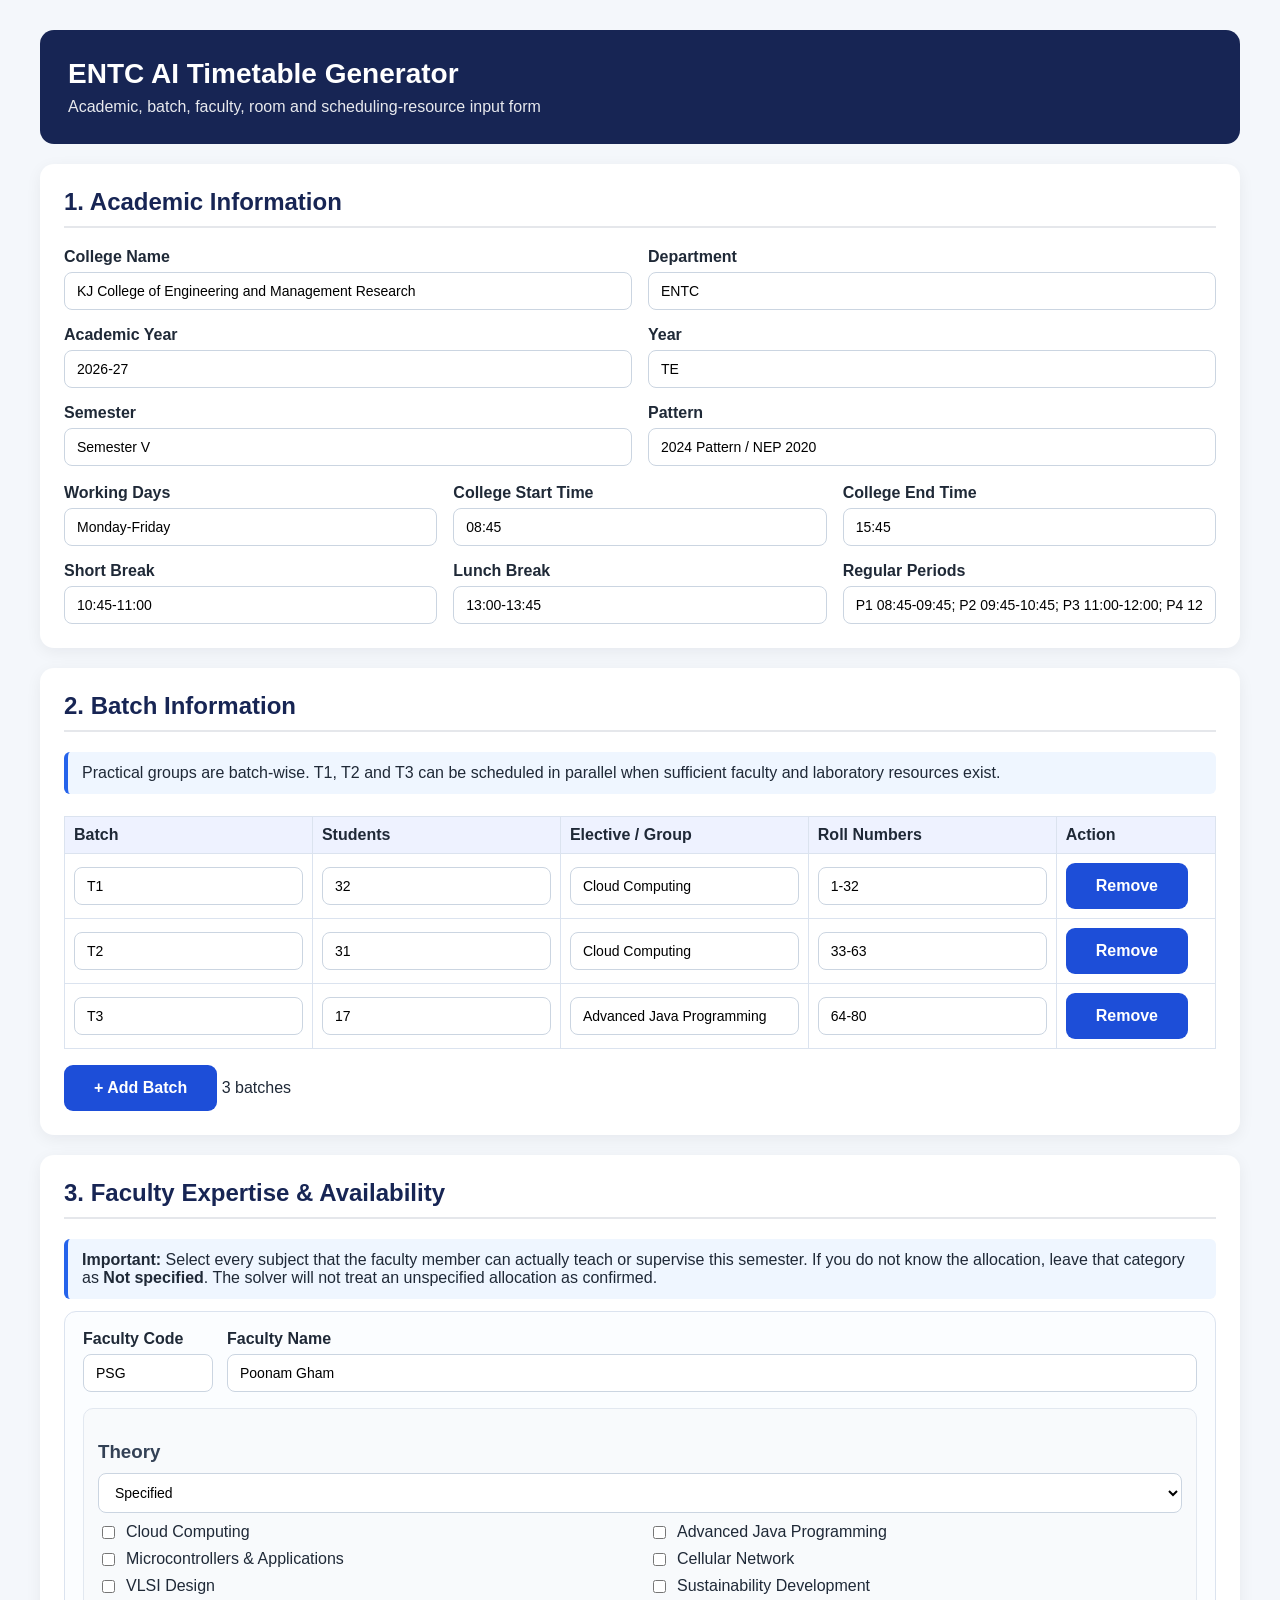
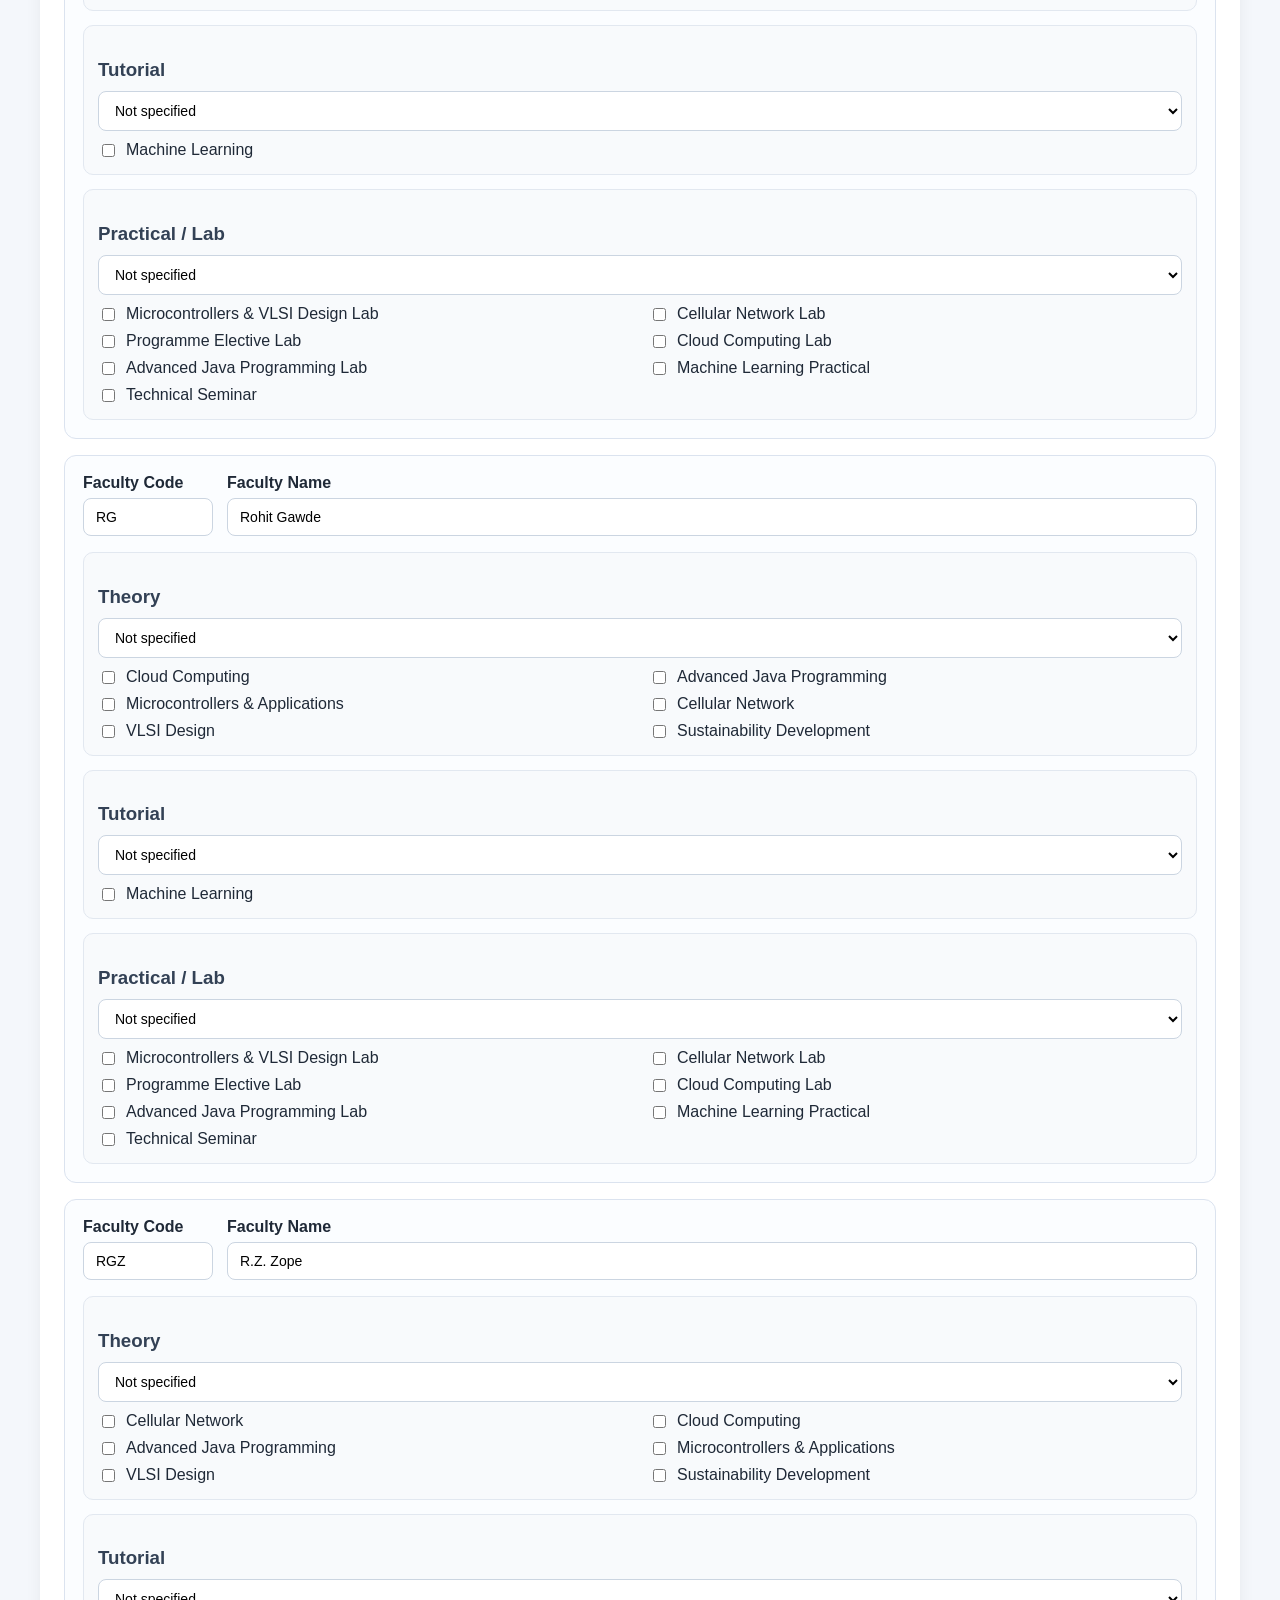
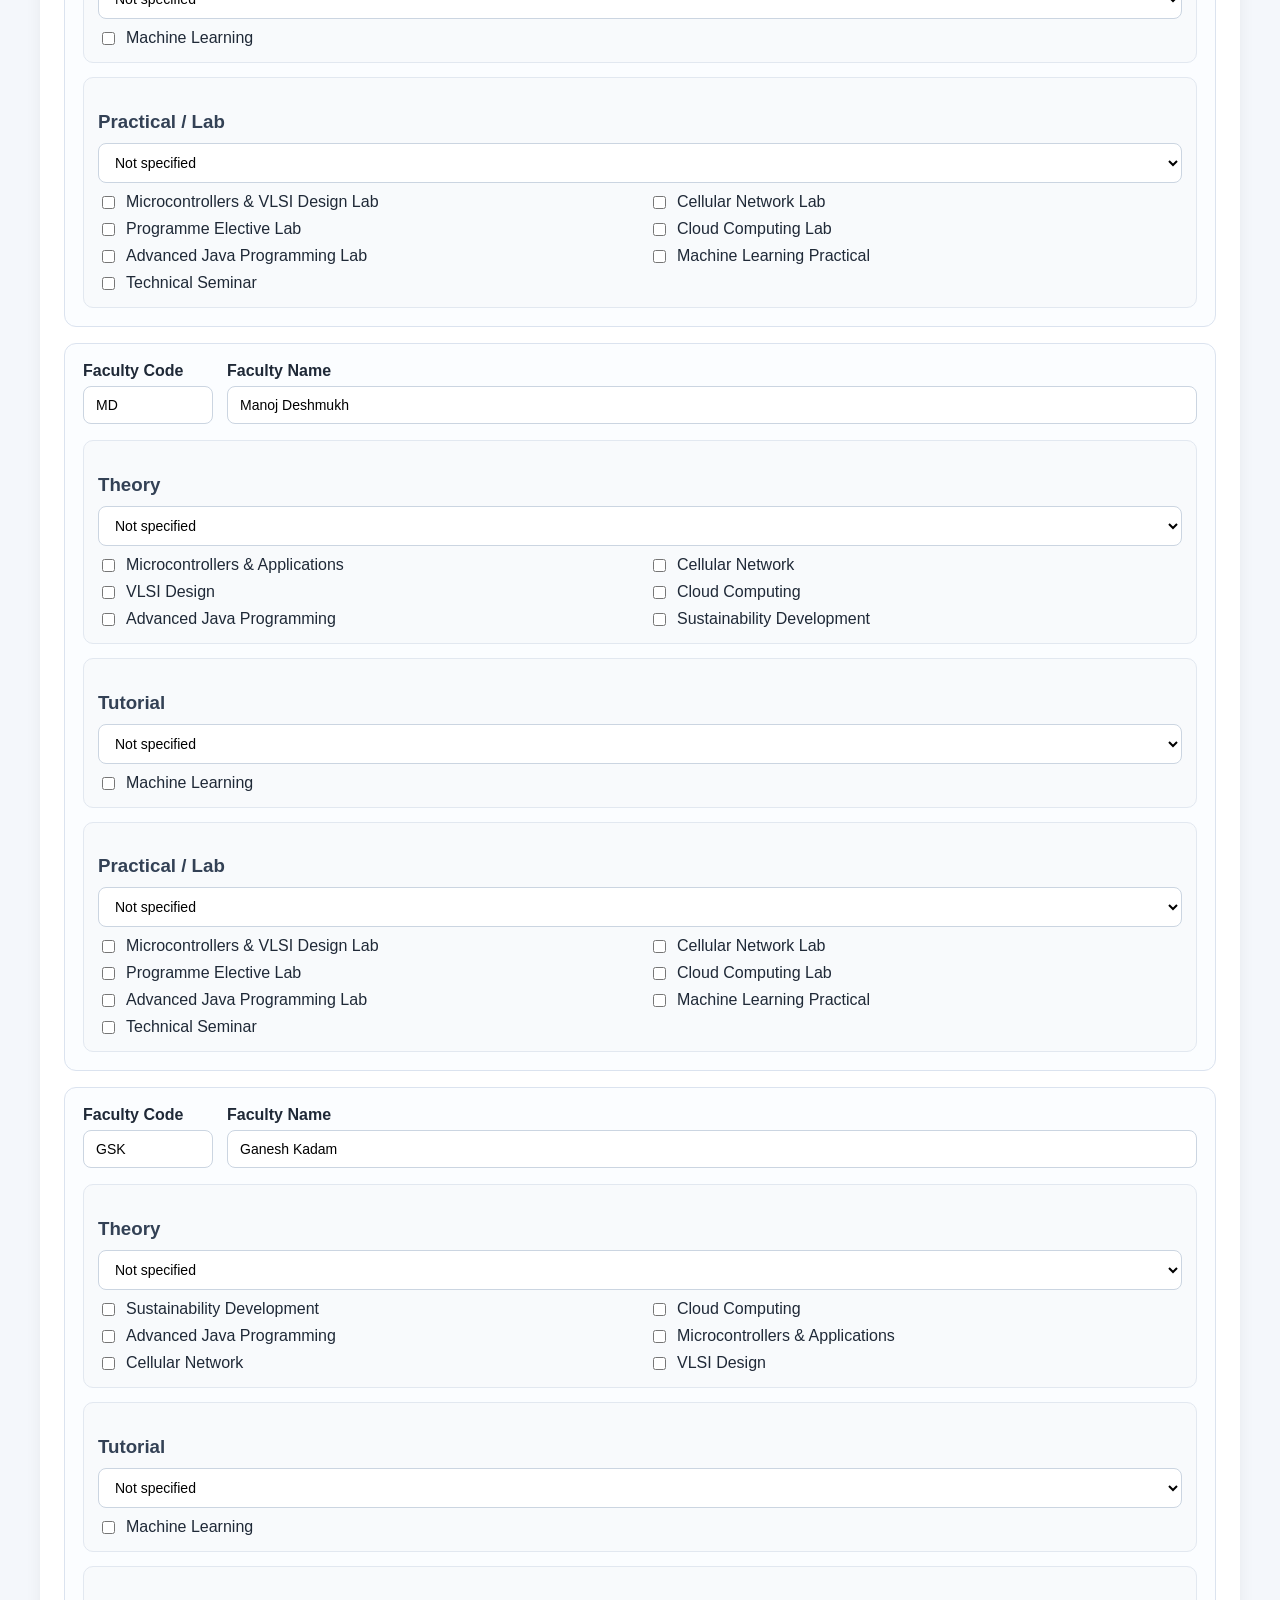
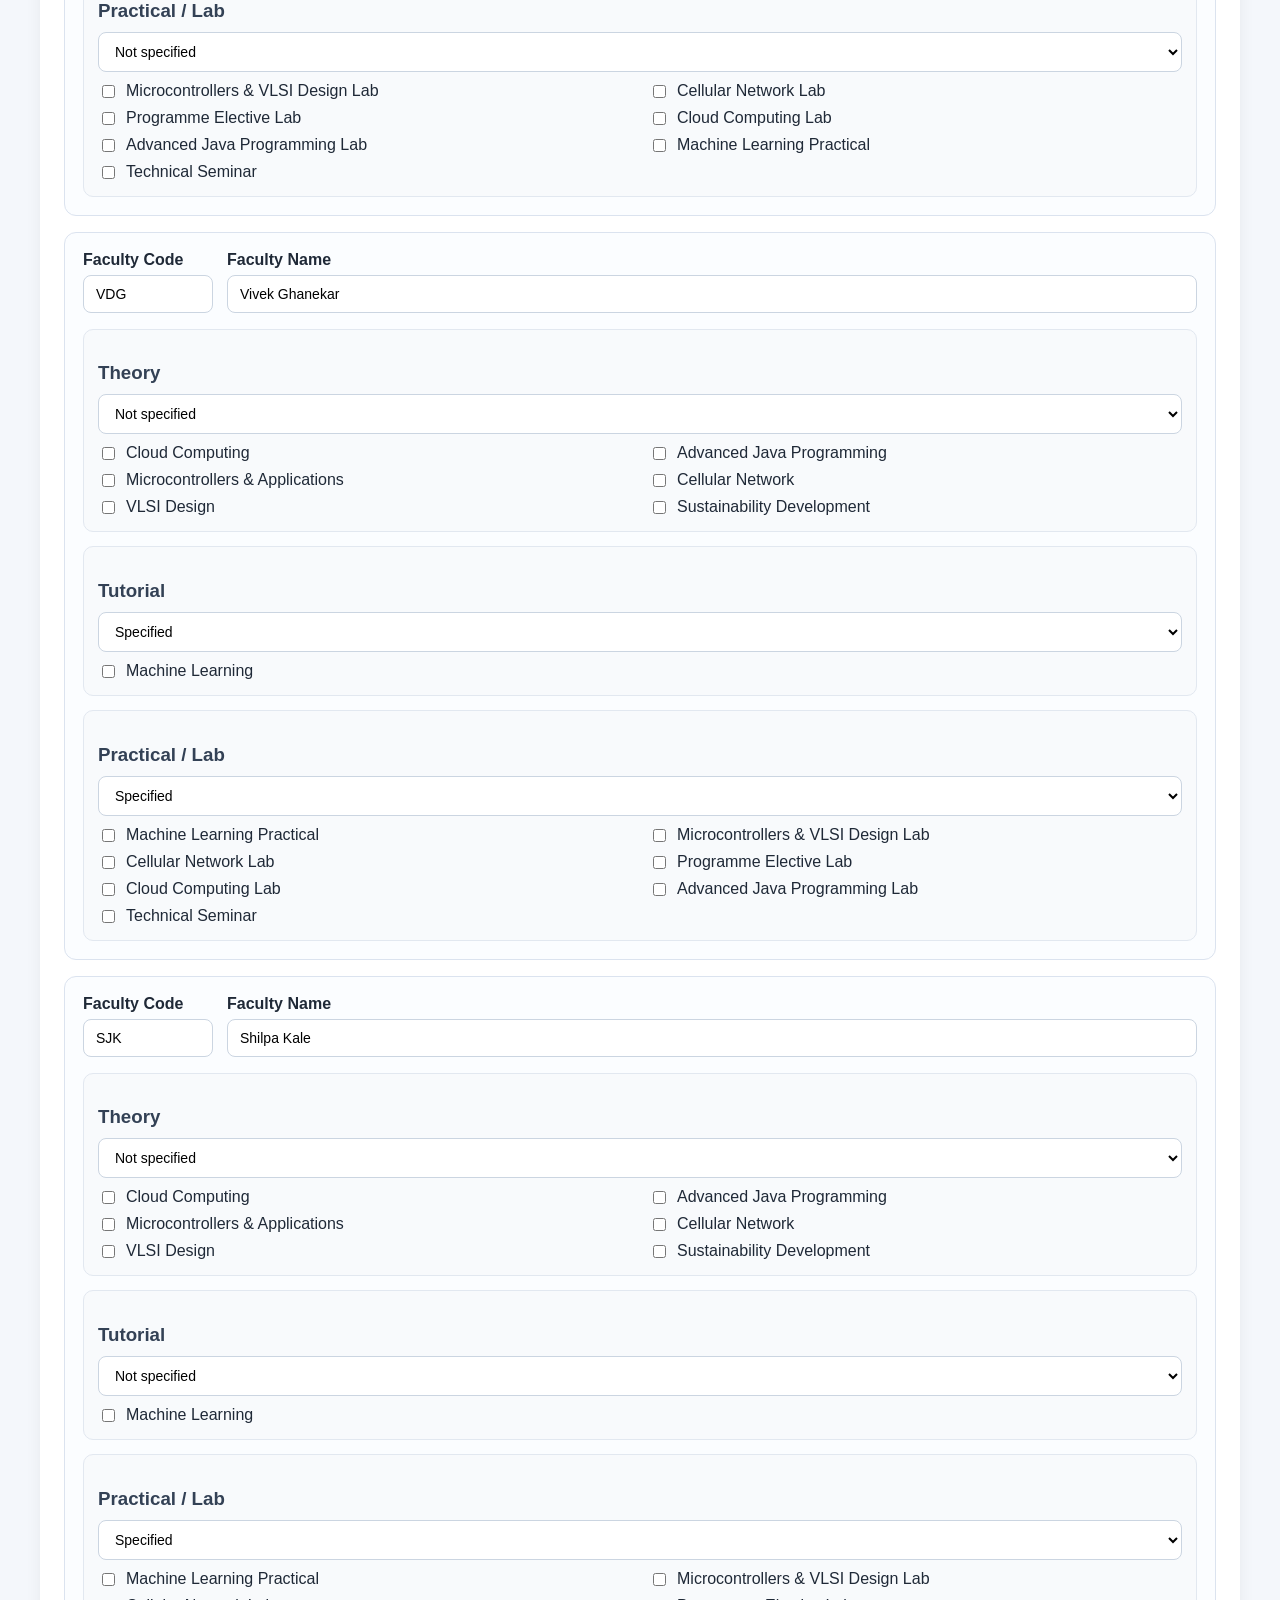
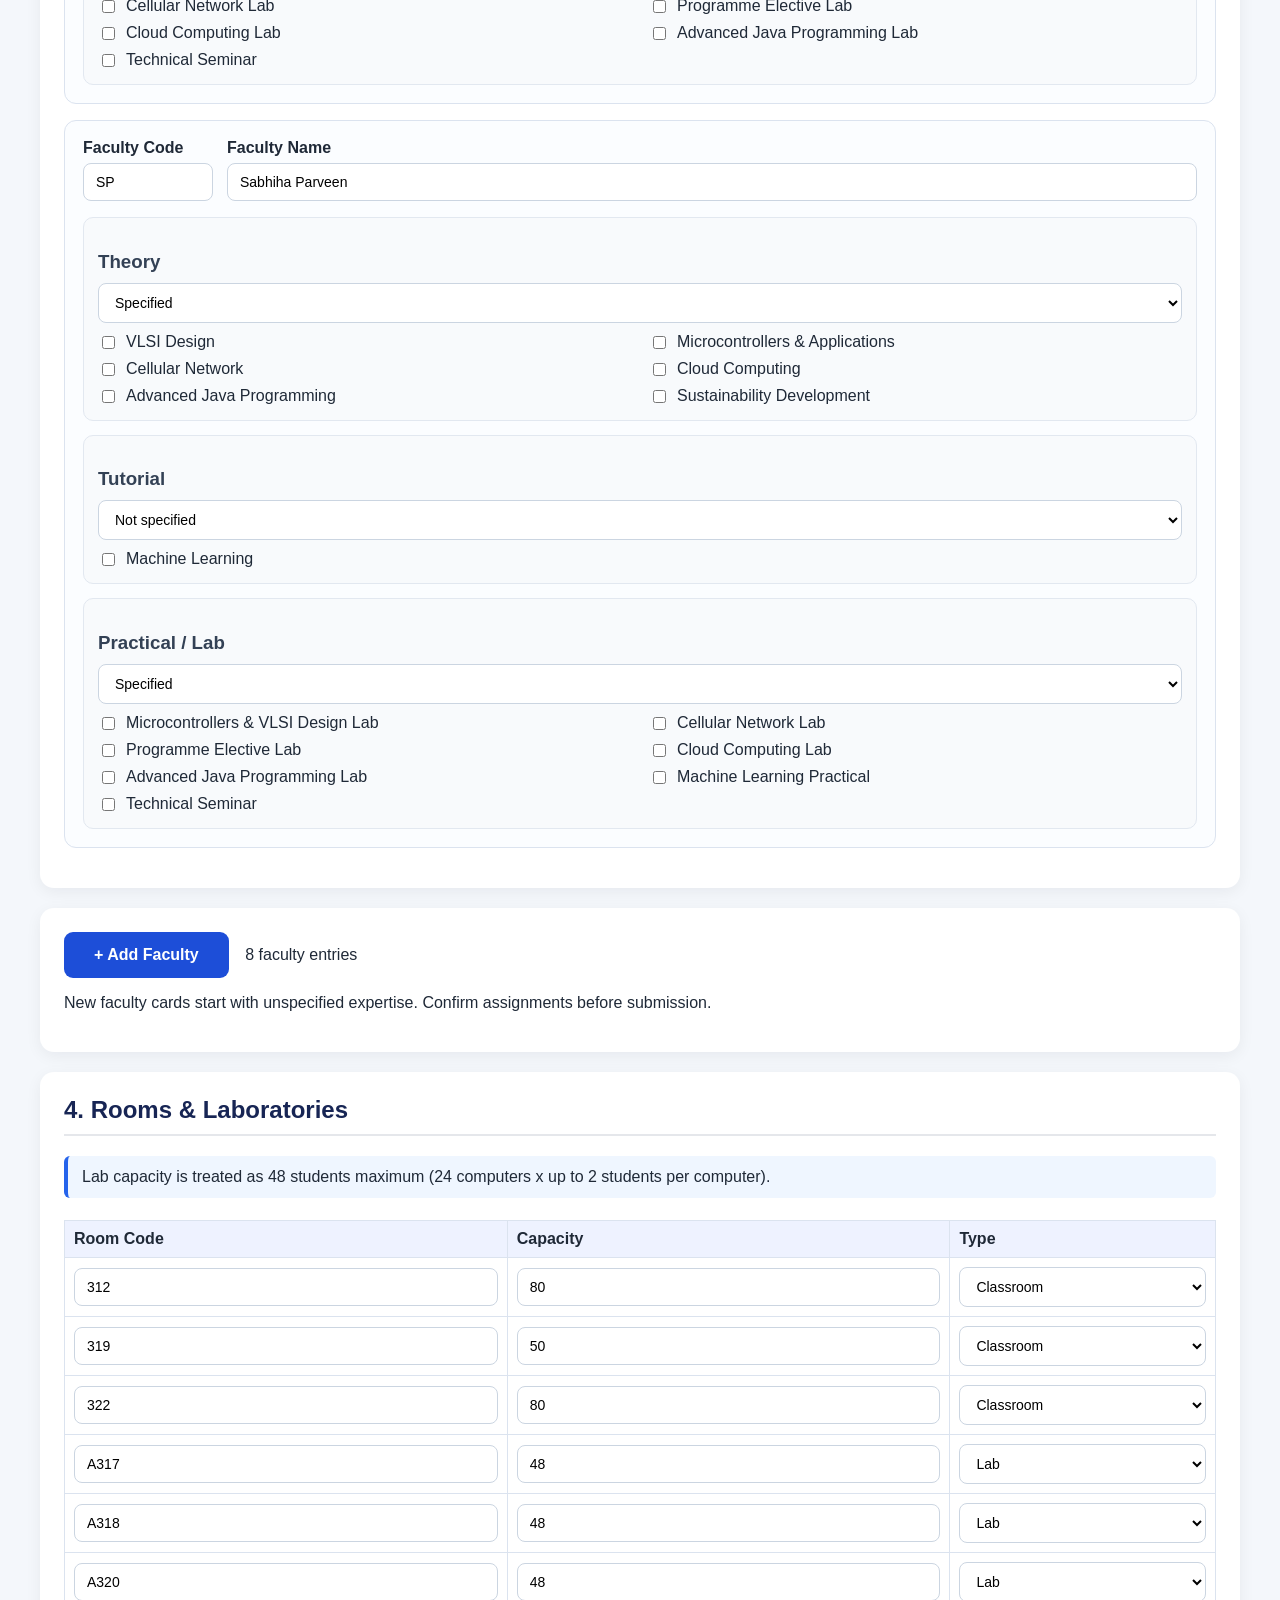
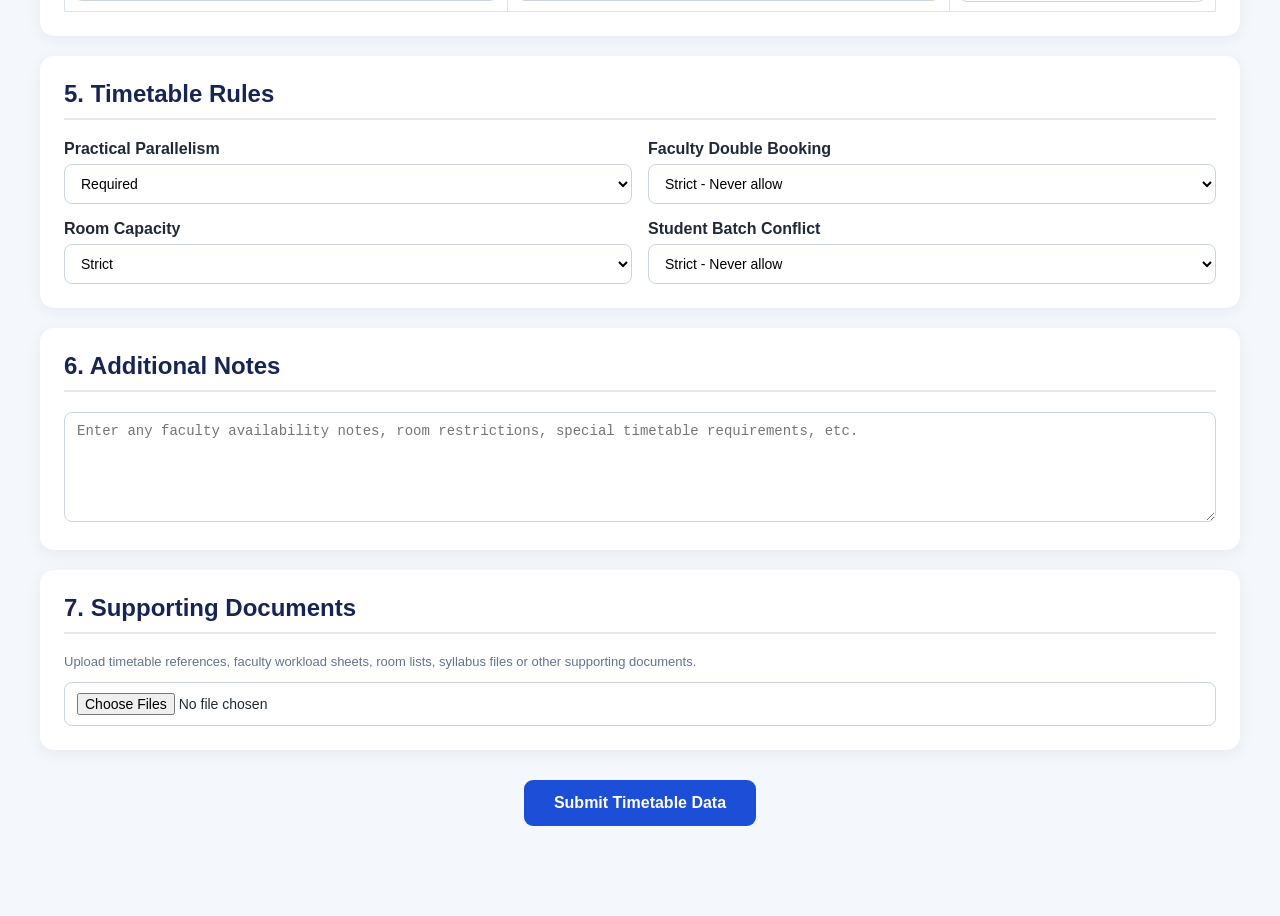
<file: web_form/templates/index.html>
<!DOCTYPE html>
<html lang="en">
<head>
    <meta charset="UTF-8">
    <meta name="viewport" content="width=device-width, initial-scale=1.0">
    <title>ENTC AI Timetable Data Form</title>

    <style>
        * {
            box-sizing: border-box;
        }

        body {
            margin: 0;
            font-family: Arial, Helvetica, sans-serif;
            background: #f4f7fb;
            color: #1f2937;
        }

        .container {
            width: min(1200px, 94%);
            margin: 30px auto 60px;
        }

        .header {
            background: #172554;
            color: white;
            padding: 28px;
            border-radius: 14px;
            margin-bottom: 20px;
        }

        .header h1 {
            margin: 0 0 8px;
            font-size: 28px;
        }

        .header p {
            margin: 0;
            opacity: 0.9;
        }

        .card {
            background: white;
            border-radius: 14px;
            padding: 24px;
            margin-bottom: 20px;
            box-shadow: 0 4px 16px rgba(15, 23, 42, 0.06);
        }

        .card h2 {
            margin-top: 0;
            color: #172554;
            border-bottom: 2px solid #e5e7eb;
            padding-bottom: 10px;
        }

        .card h3 {
            color: #334155;
            margin-bottom: 10px;
        }

        .grid {
            display: grid;
            grid-template-columns: repeat(2, minmax(0, 1fr));
            gap: 16px;
        }

        .grid-3 {
            display: grid;
            grid-template-columns: repeat(3, minmax(0, 1fr));
            gap: 16px;
        }

        label {
            display: block;
            font-weight: 600;
            margin-bottom: 6px;
        }

        input,
        select,
        textarea {
            width: 100%;
            padding: 10px 12px;
            border: 1px solid #cbd5e1;
            border-radius: 8px;
            font-size: 14px;
            background: white;
        }

        textarea {
            min-height: 110px;
            resize: vertical;
        }

        .faculty-card {
            border: 1px solid #dbe3ef;
            border-radius: 12px;
            padding: 18px;
            margin-bottom: 16px;
            background: #fbfdff;
        }

        .faculty-header {
            display: grid;
            grid-template-columns: 130px 1fr;
            gap: 14px;
            margin-bottom: 16px;
        }

        .expertise-section {
            margin-top: 14px;
            padding: 14px;
            border-radius: 10px;
            background: #f8fafc;
            border: 1px solid #e2e8f0;
        }

        .checkbox-grid {
            display: grid;
            grid-template-columns: repeat(2, minmax(0, 1fr));
            gap: 8px 18px;
            margin-top: 10px;
        }

        .checkbox-item {
            display: flex;
            align-items: flex-start;
            gap: 8px;
            font-weight: 400;
            margin: 0;
        }

        .checkbox-item input {
            width: auto;
            margin-top: 3px;
        }

        .status-row {
            display: grid;
            grid-template-columns: 1fr 180px;
            gap: 12px;
            align-items: end;
            margin-bottom: 10px;
        }

        .table-wrap {
            overflow-x: auto;
        }

        table {
            width: 100%;
            border-collapse: collapse;
            margin-top: 10px;
        }

        th,
        td {
            border: 1px solid #dbe3ef;
            padding: 9px;
            text-align: left;
            vertical-align: middle;
        }

        th {
            background: #eef2ff;
        }

        .note {
            background: #fff7ed;
            border-left: 4px solid #f97316;
            padding: 12px 14px;
            border-radius: 6px;
            margin: 12px 0;
        }

        .info {
            background: #eff6ff;
            border-left: 4px solid #2563eb;
            padding: 12px 14px;
            border-radius: 6px;
            margin: 12px 0;
        }

        .submit-area {
            text-align: center;
            padding: 10px 0 30px;
        }

        button {
            border: none;
            background: #1d4ed8;
            color: white;
            padding: 14px 30px;
            border-radius: 9px;
            font-size: 16px;
            font-weight: 700;
            cursor: pointer;
        }

        button:hover {
            background: #1e40af;
        }

        .small {
            font-size: 13px;
            color: #64748b;
        }

        @media (max-width: 800px) {
            .grid,
            .grid-3,
            .checkbox-grid,
            .faculty-header,
            .status-row {
                grid-template-columns: 1fr;
            }
        }
    </style>
</head>

<body>

<div class="container">

    <div class="header">
        <h1>ENTC AI Timetable Generator</h1>
        <p>Academic, batch, faculty, room and scheduling-resource input form</p>
    </div>

    <form method="POST" action="/submit" enctype="multipart/form-data">

        <!-- ==================================================
             ACADEMIC INFORMATION
        =================================================== -->

        <div class="card">
            <h2>1. Academic Information</h2>

            <div class="grid">

                <div>
                    <label>College Name</label>
                    <input
                        type="text"
                        name="college_name"
                        value="KJ College of Engineering and Management Research"
                        required
                    >
                </div>

                <div>
                    <label>Department</label>
                    <input
                        type="text"
                        name="department"
                        value="ENTC"
                        required
                    >
                </div>

                <div>
                    <label>Academic Year</label>
                    <input
                        type="text"
                        name="academic_year"
                        value="2026-27"
                        required
                    >
                </div>

                <div>
                    <label>Year</label>
                    <input
                        type="text"
                        name="year"
                        value="TE"
                        required
                    >
                </div>

                <div>
                    <label>Semester</label>
                    <input
                        type="text"
                        name="semester"
                        value="Semester V"
                        required
                    >
                </div>

                <div>
                    <label>Pattern</label>
                    <input
                        type="text"
                        name="pattern"
                        value="2024 Pattern / NEP 2020"
                        required
                    >
                </div>

            </div>

            <br>

            <div class="grid-3">

                <div>
                    <label>Working Days</label>
                    <input
                        type="text"
                        name="working_days"
                        value="Monday-Friday"
                    >
                </div>

                <div>
                    <label>College Start Time</label>
                    <input
                        type="text"
                        name="college_start"
                        value="08:45"
                    >
                </div>

                <div>
                    <label>College End Time</label>
                    <input
                        type="text"
                        name="college_end"
                        value="15:45"
                    >
                </div>

                <div>
                    <label>Short Break</label>
                    <input
                        type="text"
                        name="short_break"
                        value="10:45-11:00"
                    >
                </div>

                <div>
                    <label>Lunch Break</label>
                    <input
                        type="text"
                        name="lunch_break"
                        value="13:00-13:45"
                    >
                </div>

                <div>
                    <label>Regular Periods</label>
                    <input
                        type="text"
                        name="period_structure"
                        value="P1 08:45-09:45; P2 09:45-10:45; P3 11:00-12:00; P4 12:00-13:00; P5 13:45-14:45; P6 14:45-15:45"
                    >
                </div>

            </div>
        </div>


        <!-- ==================================================
             BATCH INFORMATION
        =================================================== -->

        <div class="card">
            <h2>2. Batch Information</h2>

            <div class="info">
                Practical groups are batch-wise. T1, T2 and T3 can be scheduled
                in parallel when sufficient faculty and laboratory resources exist.
            </div>

            <div class="table-wrap">

                <table id="batch-table">

                    <thead>
                        <tr>
                            <th>Batch</th>
                            <th>Students</th>
                            <th>Elective / Group</th>
                            <th>Roll Numbers</th><th>Action</th>
                        </tr>
                    </thead>

                    <tbody>

                        <tr>
                            <td>
                                <input
                                    name="batch_code[]"
                                    value="T1"
                                    readonly
                                >
                            </td>

                            <td>
                                <input
                                    type="number"
                                    name="batch_students[]"
                                    value="32"
                                    min="1"
                                    required
                                >
                            </td>

                            <td>
                                <input
                                    name="batch_elective[]"
                                    value="Cloud Computing"
                                    required
                                >
                            </td>

                            <td>
                                <input
                                    name="batch_rolls[]"
                                    value="1-32"
                                >
                            </td>
                        <td><button type="button" class="batch-remove">Remove</button></td></tr>

                        <tr>
                            <td>
                                <input
                                    name="batch_code[]"
                                    value="T2"
                                    readonly
                                >
                            </td>

                            <td>
                                <input
                                    type="number"
                                    name="batch_students[]"
                                    value="31"
                                    min="1"
                                    required
                                >
                            </td>

                            <td>
                                <input
                                    name="batch_elective[]"
                                    value="Cloud Computing"
                                    required
                                >
                            </td>

                            <td>
                                <input
                                    name="batch_rolls[]"
                                    value="33-63"
                                >
                            </td>
                        <td><button type="button" class="batch-remove">Remove</button></td></tr>

                        <tr>
                            <td>
                                <input
                                    name="batch_code[]"
                                    value="T3"
                                    readonly
                                >
                            </td>

                            <td>
                                <input
                                    type="number"
                                    name="batch_students[]"
                                    value="17"
                                    min="1"
                                    required
                                >
                            </td>

                            <td>
                                <input
                                    name="batch_elective[]"
                                    value="Advanced Java Programming"
                                    required
                                >
                            </td>

                            <td>
                                <input
                                    name="batch_rolls[]"
                                    value="64-80"
                                >
                            </td>
                        <td><button type="button" class="batch-remove">Remove</button></td></tr>

                    </tbody>

                </table>
<div style="margin-top:16px">
  <button type="button" id="add-batch">+ Add Batch</button>
  <span id="batch-count">3 batches</span>
</div>


            </div>
        </div>


        <!-- ==================================================
             FACULTY
        =================================================== -->

        <div class="card">

            <h2>3. Faculty Expertise & Availability</h2>

            <div class="info">
                <strong>Important:</strong>
                Select every subject that the faculty member can actually
                teach or supervise this semester. If you do not know the
                allocation, leave that category as <strong>Not specified</strong>.
                The solver will not treat an unspecified allocation as confirmed.
            </div>


            <!-- PSG -->

            <div class="faculty-card">

                <div class="faculty-header">

                    <div>
                        <label>Faculty Code</label>
                        <input
                            name="faculty_code[]"
                            value="PSG"
                            readonly
                        >
                    </div>

                    <div>
                        <label>Faculty Name</label>
                        <input
                            name="faculty_name[]"
                            value="Poonam Gham"
                            required
                        >
                    </div>

                </div>


                <div class="expertise-section">

                    <h3>Theory</h3>

                    <select name="faculty_theory_status[]">
                        <option value="known">Specified</option>
                        <option value="not_specified">Not specified</option>
                    </select>

                    <div class="checkbox-grid">

                        <label class="checkbox-item">
                            <input type="checkbox"
                                   name="faculty_theory[]"
                                   value="Cloud Computing">
                            Cloud Computing
                        </label>

                        <label class="checkbox-item">
                            <input type="checkbox"
                                   name="faculty_theory[]"
                                   value="Advanced Java Programming">
                            Advanced Java Programming
                        </label>

                        <label class="checkbox-item">
                            <input type="checkbox"
                                   name="faculty_theory[]"
                                   value="Microcontrollers & Applications">
                            Microcontrollers & Applications
                        </label>

                        <label class="checkbox-item">
                            <input type="checkbox"
                                   name="faculty_theory[]"
                                   value="Cellular Network">
                            Cellular Network
                        </label>

                        <label class="checkbox-item">
                            <input type="checkbox"
                                   name="faculty_theory[]"
                                   value="VLSI Design">
                            VLSI Design
                        </label>

                        <label class="checkbox-item">
                            <input type="checkbox"
                                   name="faculty_theory[]"
                                   value="Sustainability Development">
                            Sustainability Development
                        </label>

                    </div>

                </div>


                <div class="expertise-section">

                    <h3>Tutorial</h3>

                    <select name="faculty_tutorial_status[]">
                        <option value="not_specified">Not specified</option>
                        <option value="known">Specified</option>
                    </select>

                    <div class="checkbox-grid">

                        <label class="checkbox-item">
                            <input type="checkbox"
                                   name="faculty_tutorial[]"
                                   value="Machine Learning">
                            Machine Learning
                        </label>

                    </div>

                </div>


                <div class="expertise-section">

                    <h3>Practical / Lab</h3>

                    <select name="faculty_practical_status[]">
                        <option value="not_specified">Not specified</option>
                        <option value="known">Specified</option>
                    </select>

                    <div class="checkbox-grid">

                        <label class="checkbox-item">
                            <input type="checkbox"
                                   name="faculty_practical[]"
                                   value="Microcontrollers & VLSI Design Lab">
                            Microcontrollers & VLSI Design Lab
                        </label>

                        <label class="checkbox-item">
                            <input type="checkbox"
                                   name="faculty_practical[]"
                                   value="Cellular Network Lab">
                            Cellular Network Lab
                        </label>

                        <label class="checkbox-item">
                            <input type="checkbox"
                                   name="faculty_practical[]"
                                   value="Programme Elective Lab">
                            Programme Elective Lab
                        </label>

                        <label class="checkbox-item">
                            <input type="checkbox"
                                   name="faculty_practical[]"
                                   value="Cloud Computing Lab">
                            Cloud Computing Lab
                        </label>

                        <label class="checkbox-item">
                            <input type="checkbox"
                                   name="faculty_practical[]"
                                   value="Advanced Java Programming Lab">
                            Advanced Java Programming Lab
                        </label>

                        <label class="checkbox-item">
                            <input type="checkbox"
                                   name="faculty_practical[]"
                                   value="Machine Learning Practical">
                            Machine Learning Practical
                        </label>

                        <label class="checkbox-item">
                            <input type="checkbox"
                                   name="faculty_practical[]"
                                   value="Technical Seminar">
                            Technical Seminar
                        </label>

                    </div>

                </div>

            </div>


            <!-- RG -->

            <div class="faculty-card">

                <div class="faculty-header">

                    <div>
                        <label>Faculty Code</label>
                        <input name="faculty_code[]" value="RG" readonly>
                    </div>

                    <div>
                        <label>Faculty Name</label>
                        <input name="faculty_name[]" value="Rohit Gawde" required>
                    </div>

                </div>

                <div class="expertise-section">
                    <h3>Theory</h3>

                    <select name="faculty_theory_status[]">
                        <option value="not_specified">Not specified</option>
                        <option value="known">Specified</option>
                    </select>

                    <div class="checkbox-grid">
                        <label class="checkbox-item">
                            <input type="checkbox" name="faculty_theory[]" value="Cloud Computing">
                            Cloud Computing
                        </label>

                        <label class="checkbox-item">
                            <input type="checkbox" name="faculty_theory[]" value="Advanced Java Programming">
                            Advanced Java Programming
                        </label>

                        <label class="checkbox-item">
                            <input type="checkbox" name="faculty_theory[]" value="Microcontrollers & Applications">
                            Microcontrollers & Applications
                        </label>

                        <label class="checkbox-item">
                            <input type="checkbox" name="faculty_theory[]" value="Cellular Network">
                            Cellular Network
                        </label>

                        <label class="checkbox-item">
                            <input type="checkbox" name="faculty_theory[]" value="VLSI Design">
                            VLSI Design
                        </label>

                        <label class="checkbox-item">
                            <input type="checkbox" name="faculty_theory[]" value="Sustainability Development">
                            Sustainability Development
                        </label>
                    </div>
                </div>

                <div class="expertise-section">
                    <h3>Tutorial</h3>

                    <select name="faculty_tutorial_status[]">
                        <option value="not_specified">Not specified</option>
                        <option value="known">Specified</option>
                    </select>

                    <div class="checkbox-grid">
                        <label class="checkbox-item">
                            <input type="checkbox" name="faculty_tutorial[]" value="Machine Learning">
                            Machine Learning
                        </label>
                    </div>
                </div>

                <div class="expertise-section">
                    <h3>Practical / Lab</h3>

                    <select name="faculty_practical_status[]">
                        <option value="not_specified">Not specified</option>
                        <option value="known">Specified</option>
                    </select>

                    <div class="checkbox-grid">
                        <label class="checkbox-item">
                            <input type="checkbox" name="faculty_practical[]" value="Microcontrollers & VLSI Design Lab">
                            Microcontrollers & VLSI Design Lab
                        </label>

                        <label class="checkbox-item">
                            <input type="checkbox" name="faculty_practical[]" value="Cellular Network Lab">
                            Cellular Network Lab
                        </label>

                        <label class="checkbox-item">
                            <input type="checkbox" name="faculty_practical[]" value="Programme Elective Lab">
                            Programme Elective Lab
                        </label>

                        <label class="checkbox-item">
                            <input type="checkbox" name="faculty_practical[]" value="Cloud Computing Lab">
                            Cloud Computing Lab
                        </label>

                        <label class="checkbox-item">
                            <input type="checkbox" name="faculty_practical[]" value="Advanced Java Programming Lab">
                            Advanced Java Programming Lab
                        </label>

                        <label class="checkbox-item">
                            <input type="checkbox" name="faculty_practical[]" value="Machine Learning Practical">
                            Machine Learning Practical
                        </label>

                        <label class="checkbox-item">
                            <input type="checkbox" name="faculty_practical[]" value="Technical Seminar">
                            Technical Seminar
                        </label>
                    </div>
                </div>

            </div>


            <!-- RGZ -->

            <div class="faculty-card">

                <div class="faculty-header">
                    <div>
                        <label>Faculty Code</label>
                        <input name="faculty_code[]" value="RGZ" readonly>
                    </div>

                    <div>
                        <label>Faculty Name</label>
                        <input name="faculty_name[]" value="R.Z. Zope" required>
                    </div>
                </div>

                <div class="expertise-section">
                    <h3>Theory</h3>
                    <select name="faculty_theory_status[]">
                        <option value="not_specified">Not specified</option>
                        <option value="known">Specified</option>
                    </select>

                    <div class="checkbox-grid">
                        <label class="checkbox-item">
                            <input type="checkbox" name="faculty_theory[]" value="Cellular Network">
                            Cellular Network
                        </label>

                        <label class="checkbox-item">
                            <input type="checkbox" name="faculty_theory[]" value="Cloud Computing">
                            Cloud Computing
                        </label>

                        <label class="checkbox-item">
                            <input type="checkbox" name="faculty_theory[]" value="Advanced Java Programming">
                            Advanced Java Programming
                        </label>

                        <label class="checkbox-item">
                            <input type="checkbox" name="faculty_theory[]" value="Microcontrollers & Applications">
                            Microcontrollers & Applications
                        </label>

                        <label class="checkbox-item">
                            <input type="checkbox" name="faculty_theory[]" value="VLSI Design">
                            VLSI Design
                        </label>

                        <label class="checkbox-item">
                            <input type="checkbox" name="faculty_theory[]" value="Sustainability Development">
                            Sustainability Development
                        </label>
                    </div>
                </div>

                <div class="expertise-section">
                    <h3>Tutorial</h3>
                    <select name="faculty_tutorial_status[]">
                        <option value="not_specified">Not specified</option>
                        <option value="known">Specified</option>
                    </select>

                    <div class="checkbox-grid">
                        <label class="checkbox-item">
                            <input type="checkbox" name="faculty_tutorial[]" value="Machine Learning">
                            Machine Learning
                        </label>
                    </div>
                </div>

                <div class="expertise-section">
                    <h3>Practical / Lab</h3>
                    <select name="faculty_practical_status[]">
                        <option value="not_specified">Not specified</option>
                        <option value="known">Specified</option>
                    </select>

                    <div class="checkbox-grid">
                        <label class="checkbox-item">
                            <input type="checkbox" name="faculty_practical[]" value="Microcontrollers & VLSI Design Lab">
                            Microcontrollers & VLSI Design Lab
                        </label>

                        <label class="checkbox-item">
                            <input type="checkbox" name="faculty_practical[]" value="Cellular Network Lab">
                            Cellular Network Lab
                        </label>

                        <label class="checkbox-item">
                            <input type="checkbox" name="faculty_practical[]" value="Programme Elective Lab">
                            Programme Elective Lab
                        </label>

                        <label class="checkbox-item">
                            <input type="checkbox" name="faculty_practical[]" value="Cloud Computing Lab">
                            Cloud Computing Lab
                        </label>

                        <label class="checkbox-item">
                            <input type="checkbox" name="faculty_practical[]" value="Advanced Java Programming Lab">
                            Advanced Java Programming Lab
                        </label>

                        <label class="checkbox-item">
                            <input type="checkbox" name="faculty_practical[]" value="Machine Learning Practical">
                            Machine Learning Practical
                        </label>

                        <label class="checkbox-item">
                            <input type="checkbox" name="faculty_practical[]" value="Technical Seminar">
                            Technical Seminar
                        </label>
                    </div>
                </div>

            </div>


            <!-- MD -->

            <div class="faculty-card">

                <div class="faculty-header">
                    <div>
                        <label>Faculty Code</label>
                        <input name="faculty_code[]" value="MD" readonly>
                    </div>

                    <div>
                        <label>Faculty Name</label>
                        <input name="faculty_name[]" value="Manoj Deshmukh" required>
                    </div>
                </div>

                <div class="expertise-section">
                    <h3>Theory</h3>

                    <select name="faculty_theory_status[]">
                        <option value="not_specified">Not specified</option>
                        <option value="known">Specified</option>
                    </select>

                    <div class="checkbox-grid">

                        <label class="checkbox-item">
                            <input type="checkbox" name="faculty_theory[]" value="Microcontrollers & Applications">
                            Microcontrollers & Applications
                        </label>

                        <label class="checkbox-item">
                            <input type="checkbox" name="faculty_theory[]" value="Cellular Network">
                            Cellular Network
                        </label>

                        <label class="checkbox-item">
                            <input type="checkbox" name="faculty_theory[]" value="VLSI Design">
                            VLSI Design
                        </label>

                        <label class="checkbox-item">
                            <input type="checkbox" name="faculty_theory[]" value="Cloud Computing">
                            Cloud Computing
                        </label>

                        <label class="checkbox-item">
                            <input type="checkbox" name="faculty_theory[]" value="Advanced Java Programming">
                            Advanced Java Programming
                        </label>

                        <label class="checkbox-item">
                            <input type="checkbox" name="faculty_theory[]" value="Sustainability Development">
                            Sustainability Development
                        </label>

                    </div>
                </div>

                <div class="expertise-section">
                    <h3>Tutorial</h3>

                    <select name="faculty_tutorial_status[]">
                        <option value="not_specified">Not specified</option>
                        <option value="known">Specified</option>
                    </select>

                    <div class="checkbox-grid">
                        <label class="checkbox-item">
                            <input type="checkbox" name="faculty_tutorial[]" value="Machine Learning">
                            Machine Learning
                        </label>
                    </div>
                </div>

                <div class="expertise-section">
                    <h3>Practical / Lab</h3>

                    <select name="faculty_practical_status[]">
                        <option value="not_specified">Not specified</option>
                        <option value="known">Specified</option>
                    </select>

                    <div class="checkbox-grid">

                        <label class="checkbox-item">
                            <input type="checkbox" name="faculty_practical[]" value="Microcontrollers & VLSI Design Lab">
                            Microcontrollers & VLSI Design Lab
                        </label>

                        <label class="checkbox-item">
                            <input type="checkbox" name="faculty_practical[]" value="Cellular Network Lab">
                            Cellular Network Lab
                        </label>

                        <label class="checkbox-item">
                            <input type="checkbox" name="faculty_practical[]" value="Programme Elective Lab">
                            Programme Elective Lab
                        </label>

                        <label class="checkbox-item">
                            <input type="checkbox" name="faculty_practical[]" value="Cloud Computing Lab">
                            Cloud Computing Lab
                        </label>

                        <label class="checkbox-item">
                            <input type="checkbox" name="faculty_practical[]" value="Advanced Java Programming Lab">
                            Advanced Java Programming Lab
                        </label>

                        <label class="checkbox-item">
                            <input type="checkbox" name="faculty_practical[]" value="Machine Learning Practical">
                            Machine Learning Practical
                        </label>

                        <label class="checkbox-item">
                            <input type="checkbox" name="faculty_practical[]" value="Technical Seminar">
                            Technical Seminar
                        </label>

                    </div>
                </div>

            </div>


            <!-- GSK -->

            <div class="faculty-card">

                <div class="faculty-header">
                    <div>
                        <label>Faculty Code</label>
                        <input name="faculty_code[]" value="GSK" readonly>
                    </div>

                    <div>
                        <label>Faculty Name</label>
                        <input name="faculty_name[]" value="Ganesh Kadam" required>
                    </div>
                </div>

                <div class="expertise-section">
                    <h3>Theory</h3>

                    <select name="faculty_theory_status[]">
                        <option value="not_specified">Not specified</option>
                        <option value="known">Specified</option>
                    </select>

                    <div class="checkbox-grid">
                        <label class="checkbox-item">
                            <input type="checkbox" name="faculty_theory[]" value="Sustainability Development">
                            Sustainability Development
                        </label>

                        <label class="checkbox-item">
                            <input type="checkbox" name="faculty_theory[]" value="Cloud Computing">
                            Cloud Computing
                        </label>

                        <label class="checkbox-item">
                            <input type="checkbox" name="faculty_theory[]" value="Advanced Java Programming">
                            Advanced Java Programming
                        </label>

                        <label class="checkbox-item">
                            <input type="checkbox" name="faculty_theory[]" value="Microcontrollers & Applications">
                            Microcontrollers & Applications
                        </label>

                        <label class="checkbox-item">
                            <input type="checkbox" name="faculty_theory[]" value="Cellular Network">
                            Cellular Network
                        </label>

                        <label class="checkbox-item">
                            <input type="checkbox" name="faculty_theory[]" value="VLSI Design">
                            VLSI Design
                        </label>
                    </div>
                </div>

                <div class="expertise-section">
                    <h3>Tutorial</h3>

                    <select name="faculty_tutorial_status[]">
                        <option value="not_specified">Not specified</option>
                        <option value="known">Specified</option>
                    </select>

                    <div class="checkbox-grid">
                        <label class="checkbox-item">
                            <input type="checkbox" name="faculty_tutorial[]" value="Machine Learning">
                            Machine Learning
                        </label>
                    </div>
                </div>

                <div class="expertise-section">
                    <h3>Practical / Lab</h3>

                    <select name="faculty_practical_status[]">
                        <option value="not_specified">Not specified</option>
                        <option value="known">Specified</option>
                    </select>

                    <div class="checkbox-grid">
                        <label class="checkbox-item">
                            <input type="checkbox" name="faculty_practical[]" value="Microcontrollers & VLSI Design Lab">
                            Microcontrollers & VLSI Design Lab
                        </label>

                        <label class="checkbox-item">
                            <input type="checkbox" name="faculty_practical[]" value="Cellular Network Lab">
                            Cellular Network Lab
                        </label>

                        <label class="checkbox-item">
                            <input type="checkbox" name="faculty_practical[]" value="Programme Elective Lab">
                            Programme Elective Lab
                        </label>

                        <label class="checkbox-item">
                            <input type="checkbox" name="faculty_practical[]" value="Cloud Computing Lab">
                            Cloud Computing Lab
                        </label>

                        <label class="checkbox-item">
                            <input type="checkbox" name="faculty_practical[]" value="Advanced Java Programming Lab">
                            Advanced Java Programming Lab
                        </label>

                        <label class="checkbox-item">
                            <input type="checkbox" name="faculty_practical[]" value="Machine Learning Practical">
                            Machine Learning Practical
                        </label>

                        <label class="checkbox-item">
                            <input type="checkbox" name="faculty_practical[]" value="Technical Seminar">
                            Technical Seminar
                        </label>
                    </div>
                </div>

            </div>


            <!-- VDG -->

            <div class="faculty-card">

                <div class="faculty-header">
                    <div>
                        <label>Faculty Code</label>
                        <input name="faculty_code[]" value="VDG" readonly>
                    </div>

                    <div>
                        <label>Faculty Name</label>
                        <input name="faculty_name[]" value="Vivek Ghanekar" required>
                    </div>
                </div>

                <div class="expertise-section">
                    <h3>Theory</h3>

                    <select name="faculty_theory_status[]">
                        <option value="not_specified">Not specified</option>
                        <option value="known">Specified</option>
                    </select>

                    <div class="checkbox-grid">
                        <label class="checkbox-item">
                            <input type="checkbox" name="faculty_theory[]" value="Cloud Computing">
                            Cloud Computing
                        </label>

                        <label class="checkbox-item">
                            <input type="checkbox" name="faculty_theory[]" value="Advanced Java Programming">
                            Advanced Java Programming
                        </label>

                        <label class="checkbox-item">
                            <input type="checkbox" name="faculty_theory[]" value="Microcontrollers & Applications">
                            Microcontrollers & Applications
                        </label>

                        <label class="checkbox-item">
                            <input type="checkbox" name="faculty_theory[]" value="Cellular Network">
                            Cellular Network
                        </label>

                        <label class="checkbox-item">
                            <input type="checkbox" name="faculty_theory[]" value="VLSI Design">
                            VLSI Design
                        </label>

                        <label class="checkbox-item">
                            <input type="checkbox" name="faculty_theory[]" value="Sustainability Development">
                            Sustainability Development
                        </label>
                    </div>
                </div>

                <div class="expertise-section">
                    <h3>Tutorial</h3>

                    <select name="faculty_tutorial_status[]">
                        <option value="known">Specified</option>
                        <option value="not_specified">Not specified</option>
                    </select>

                    <div class="checkbox-grid">
                        <label class="checkbox-item">
                            <input type="checkbox" name="faculty_tutorial[]" value="Machine Learning">
                            Machine Learning
                        </label>
                    </div>
                </div>

                <div class="expertise-section">
                    <h3>Practical / Lab</h3>

                    <select name="faculty_practical_status[]">
                        <option value="known">Specified</option>
                        <option value="not_specified">Not specified</option>
                    </select>

                    <div class="checkbox-grid">
                        <label class="checkbox-item">
                            <input type="checkbox" name="faculty_practical[]" value="Machine Learning Practical">
                            Machine Learning Practical
                        </label>

                        <label class="checkbox-item">
                            <input type="checkbox" name="faculty_practical[]" value="Microcontrollers & VLSI Design Lab">
                            Microcontrollers & VLSI Design Lab
                        </label>

                        <label class="checkbox-item">
                            <input type="checkbox" name="faculty_practical[]" value="Cellular Network Lab">
                            Cellular Network Lab
                        </label>

                        <label class="checkbox-item">
                            <input type="checkbox" name="faculty_practical[]" value="Programme Elective Lab">
                            Programme Elective Lab
                        </label>

                        <label class="checkbox-item">
                            <input type="checkbox" name="faculty_practical[]" value="Cloud Computing Lab">
                            Cloud Computing Lab
                        </label>

                        <label class="checkbox-item">
                            <input type="checkbox" name="faculty_practical[]" value="Advanced Java Programming Lab">
                            Advanced Java Programming Lab
                        </label>

                        <label class="checkbox-item">
                            <input type="checkbox" name="faculty_practical[]" value="Technical Seminar">
                            Technical Seminar
                        </label>
                    </div>
                </div>

            </div>


            <!-- SJK -->

            <div class="faculty-card">

                <div class="faculty-header">
                    <div>
                        <label>Faculty Code</label>
                        <input name="faculty_code[]" value="SJK" readonly>
                    </div>

                    <div>
                        <label>Faculty Name</label>
                        <input name="faculty_name[]" value="Shilpa Kale" required>
                    </div>
                </div>

                <div class="expertise-section">
                    <h3>Theory</h3>

                    <select name="faculty_theory_status[]">
                        <option value="not_specified">Not specified</option>
                        <option value="known">Specified</option>
                    </select>

                    <div class="checkbox-grid">
                        <label class="checkbox-item">
                            <input type="checkbox" name="faculty_theory[]" value="Cloud Computing">
                            Cloud Computing
                        </label>

                        <label class="checkbox-item">
                            <input type="checkbox" name="faculty_theory[]" value="Advanced Java Programming">
                            Advanced Java Programming
                        </label>

                        <label class="checkbox-item">
                            <input type="checkbox" name="faculty_theory[]" value="Microcontrollers & Applications">
                            Microcontrollers & Applications
                        </label>

                        <label class="checkbox-item">
                            <input type="checkbox" name="faculty_theory[]" value="Cellular Network">
                            Cellular Network
                        </label>

                        <label class="checkbox-item">
                            <input type="checkbox" name="faculty_theory[]" value="VLSI Design">
                            VLSI Design
                        </label>

                        <label class="checkbox-item">
                            <input type="checkbox" name="faculty_theory[]" value="Sustainability Development">
                            Sustainability Development
                        </label>
                    </div>
                </div>

                <div class="expertise-section">
                    <h3>Tutorial</h3>

                    <select name="faculty_tutorial_status[]">
                        <option value="not_specified">Not specified</option>
                        <option value="known">Specified</option>
                    </select>

                    <div class="checkbox-grid">
                        <label class="checkbox-item">
                            <input type="checkbox" name="faculty_tutorial[]" value="Machine Learning">
                            Machine Learning
                        </label>
                    </div>
                </div>

                <div class="expertise-section">
                    <h3>Practical / Lab</h3>

                    <select name="faculty_practical_status[]">
                        <option value="known">Specified</option>
                        <option value="not_specified">Not specified</option>
                    </select>

                    <div class="checkbox-grid">
                        <label class="checkbox-item">
                            <input type="checkbox" name="faculty_practical[]" value="Machine Learning Practical">
                            Machine Learning Practical
                        </label>

                        <label class="checkbox-item">
                            <input type="checkbox" name="faculty_practical[]" value="Microcontrollers & VLSI Design Lab">
                            Microcontrollers & VLSI Design Lab
                        </label>

                        <label class="checkbox-item">
                            <input type="checkbox" name="faculty_practical[]" value="Cellular Network Lab">
                            Cellular Network Lab
                        </label>

                        <label class="checkbox-item">
                            <input type="checkbox" name="faculty_practical[]" value="Programme Elective Lab">
                            Programme Elective Lab
                        </label>

                        <label class="checkbox-item">
                            <input type="checkbox" name="faculty_practical[]" value="Cloud Computing Lab">
                            Cloud Computing Lab
                        </label>

                        <label class="checkbox-item">
                            <input type="checkbox" name="faculty_practical[]" value="Advanced Java Programming Lab">
                            Advanced Java Programming Lab
                        </label>

                        <label class="checkbox-item">
                            <input type="checkbox" name="faculty_practical[]" value="Technical Seminar">
                            Technical Seminar
                        </label>
                    </div>
                </div>

            </div>


            <!-- SP -->

            <div class="faculty-card">

                <div class="faculty-header">
                    <div>
                        <label>Faculty Code</label>
                        <input name="faculty_code[]" value="SP" readonly>
                    </div>

                    <div>
                        <label>Faculty Name</label>
                        <input name="faculty_name[]" value="Sabhiha Parveen" required>
                    </div>
                </div>

                <div class="expertise-section">
                    <h3>Theory</h3>

                    <select name="faculty_theory_status[]">
                        <option value="known">Specified</option>
                        <option value="not_specified">Not specified</option>
                    </select>

                    <div class="checkbox-grid">
                        <label class="checkbox-item">
                            <input type="checkbox" name="faculty_theory[]" value="VLSI Design">
                            VLSI Design
                        </label>

                        <label class="checkbox-item">
                            <input type="checkbox" name="faculty_theory[]" value="Microcontrollers & Applications">
                            Microcontrollers & Applications
                        </label>

                        <label class="checkbox-item">
                            <input type="checkbox" name="faculty_theory[]" value="Cellular Network">
                            Cellular Network
                        </label>

                        <label class="checkbox-item">
                            <input type="checkbox" name="faculty_theory[]" value="Cloud Computing">
                            Cloud Computing
                        </label>

                        <label class="checkbox-item">
                            <input type="checkbox" name="faculty_theory[]" value="Advanced Java Programming">
                            Advanced Java Programming
                        </label>

                        <label class="checkbox-item">
                            <input type="checkbox" name="faculty_theory[]" value="Sustainability Development">
                            Sustainability Development
                        </label>
                    </div>
                </div>

                <div class="expertise-section">
                    <h3>Tutorial</h3>

                    <select name="faculty_tutorial_status[]">
                        <option value="not_specified">Not specified</option>
                        <option value="known">Specified</option>
                    </select>

                    <div class="checkbox-grid">
                        <label class="checkbox-item">
                            <input type="checkbox" name="faculty_tutorial[]" value="Machine Learning">
                            Machine Learning
                        </label>
                    </div>
                </div>

                <div class="expertise-section">
                    <h3>Practical / Lab</h3>

                    <select name="faculty_practical_status[]">
                        <option value="known">Specified</option>
                        <option value="not_specified">Not specified</option>
                    </select>

                    <div class="checkbox-grid">
                        <label class="checkbox-item">
                            <input type="checkbox" name="faculty_practical[]" value="Microcontrollers & VLSI Design Lab">
                            Microcontrollers & VLSI Design Lab
                        </label>

                        <label class="checkbox-item">
                            <input type="checkbox" name="faculty_practical[]" value="Cellular Network Lab">
                            Cellular Network Lab
                        </label>

                        <label class="checkbox-item">
                            <input type="checkbox" name="faculty_practical[]" value="Programme Elective Lab">
                            Programme Elective Lab
                        </label>

                        <label class="checkbox-item">
                            <input type="checkbox" name="faculty_practical[]" value="Cloud Computing Lab">
                            Cloud Computing Lab
                        </label>

                        <label class="checkbox-item">
                            <input type="checkbox" name="faculty_practical[]" value="Advanced Java Programming Lab">
                            Advanced Java Programming Lab
                        </label>

                        <label class="checkbox-item">
                            <input type="checkbox" name="faculty_practical[]" value="Machine Learning Practical">
                            Machine Learning Practical
                        </label>

                        <label class="checkbox-item">
                            <input type="checkbox" name="faculty_practical[]" value="Technical Seminar">
                            Technical Seminar
                        </label>
                    </div>
                </div>

            </div>


            <!-- ==================================================
                 GSK WAS ALREADY INCLUDED ABOVE
                 ================================================== -->

        </div>


        <!-- ==================================================
             ROOMS
        =================================================== -->

        
<div class="card" id="faculty-controls">
  <button type="button" id="add-faculty">+ Add Faculty</button>
  <span id="faculty-count" style="margin-left:12px"></span>
  <p>New faculty cards start with unspecified expertise. Confirm assignments before submission.</p>
</div>

<div class="card">

            <h2>4. Rooms & Laboratories</h2>

            <div class="info">
                Lab capacity is treated as 48 students maximum
                (24 computers x up to 2 students per computer).
            </div>

            <div class="table-wrap">

                <table>

                    <thead>
                        <tr>
                            <th>Room Code</th>
                            <th>Capacity</th>
                            <th>Type</th>
                        </tr>
                    </thead>

                    <tbody>

                        <tr>
                            <td>
                                <input
                                    name="room_code[]"
                                    value="312"
                                    readonly
                                >
                            </td>

                            <td>
                                <input
                                    type="number"
                                    name="room_capacity[]"
                                    value="80"
                                    required
                                >
                            </td>

                            <td>
                                <select name="room_type[]">
                                    <option value="classroom" selected>
                                        Classroom
                                    </option>
                                    <option value="lab">
                                        Lab
                                    </option>
                                </select>
                            </td>
                        </tr>

                        <tr>
                            <td>
                                <input
                                    name="room_code[]"
                                    value="319"
                                    readonly
                                >
                            </td>

                            <td>
                                <input
                                    type="number"
                                    name="room_capacity[]"
                                    value="50"
                                    required
                                >
                            </td>

                            <td>
                                <select name="room_type[]">
                                    <option value="classroom" selected>
                                        Classroom
                                    </option>
                                    <option value="lab">
                                        Lab
                                    </option>
                                </select>
                            </td>
                        </tr>

                        <tr>
                            <td>
                                <input
                                    name="room_code[]"
                                    value="322"
                                    readonly
                                >
                            </td>

                            <td>
                                <input
                                    type="number"
                                    name="room_capacity[]"
                                    value="80"
                                    required
                                >
                            </td>

                            <td>
                                <select name="room_type[]">
                                    <option value="classroom" selected>
                                        Classroom
                                    </option>
                                    <option value="lab">
                                        Lab
                                    </option>
                                </select>
                            </td>
                        </tr>

                        <tr>
                            <td>
                                <input
                                    name="room_code[]"
                                    value="A317"
                                    readonly
                                >
                            </td>

                            <td>
                                <input
                                    type="number"
                                    name="room_capacity[]"
                                    value="48"
                                    required
                                >
                            </td>

                            <td>
                                <select name="room_type[]">
                                    <option value="lab" selected>
                                        Lab
                                    </option>
                                    <option value="classroom">
                                        Classroom
                                    </option>
                                </select>
                            </td>
                        </tr>

                        <tr>
                            <td>
                                <input
                                    name="room_code[]"
                                    value="A318"
                                    readonly
                                >
                            </td>

                            <td>
                                <input
                                    type="number"
                                    name="room_capacity[]"
                                    value="48"
                                    required
                                >
                            </td>

                            <td>
                                <select name="room_type[]">
                                    <option value="lab" selected>
                                        Lab
                                    </option>
                                    <option value="classroom">
                                        Classroom
                                    </option>
                                </select>
                            </td>
                        </tr>

                        <tr>
                            <td>
                                <input
                                    name="room_code[]"
                                    value="A320"
                                    readonly
                                >
                            </td>

                            <td>
                                <input
                                    type="number"
                                    name="room_capacity[]"
                                    value="48"
                                    required
                                >
                            </td>

                            <td>
                                <select name="room_type[]">
                                    <option value="lab" selected>
                                        Lab
                                    </option>
                                    <option value="classroom">
                                        Classroom
                                    </option>
                                </select>
                            </td>
                        </tr>

                    </tbody>

                </table>

            </div>
        </div>


        <!-- ==================================================
             RULES
        =================================================== -->

        <div class="card">

            <h2>5. Timetable Rules</h2>

            <div class="grid">

                <div>
                    <label>Practical Parallelism</label>

                    <select name="practical_parallel">
                        <option value="Required" selected>
                            Required
                        </option>

                        <option value="Preferred">
                            Preferred
                        </option>

                        <option value="Not Required">
                            Not Required
                        </option>
                    </select>
                </div>

                <div>
                    <label>Faculty Double Booking</label>

                    <select name="faculty_conflict_rule">
                        <option value="Strict" selected>
                            Strict - Never allow
                        </option>

                        <option value="Allow">
                            Allow
                        </option>
                    </select>
                </div>

                <div>
                    <label>Room Capacity</label>

                    <select name="room_capacity_rule">
                        <option value="Strict" selected>
                            Strict
                        </option>

                        <option value="Preferred">
                            Preferred
                        </option>
                    </select>
                </div>

                <div>
                    <label>Student Batch Conflict</label>

                    <select name="student_conflict_rule">
                        <option value="Strict" selected>
                            Strict - Never allow
                        </option>

                        <option value="Allow">
                            Allow
                        </option>
                    </select>
                </div>

            </div>
        </div>


        <!-- ==================================================
             NOTES
        =================================================== -->

        <div class="card">

            <h2>6. Additional Notes</h2>

            <textarea
                name="notes"
                placeholder="Enter any faculty availability notes, room restrictions, special timetable requirements, etc."
            ></textarea>

        </div>


        <!-- ==================================================
             SUPPORTING FILES
        =================================================== -->

        <div class="card">

            <h2>7. Supporting Documents</h2>

            <p class="small">
                Upload timetable references, faculty workload sheets,
                room lists, syllabus files or other supporting documents.
            </p>

            <input
                type="file"
                name="supporting_files"
                multiple
            >

        </div>


        <!-- ==================================================
             SUBMIT
        =================================================== -->

        <div class="submit-area">

            <button type="submit">
                Submit Timetable Data
            </button>

        </div>

    </form>

</div>


<script>
(function () {
  const table = document.getElementById('batch-table');
  const add = document.getElementById('add-batch');
  const count = document.getElementById('batch-count');
  if (!table || !add || !count) return;
  const body = table.tBodies[0];

  function update() {
    count.textContent = body.rows.length + ' batches';
  }

  function nextCode() {
    let n = 1;
    const codes = Array.from(body.querySelectorAll(
      'input[name="batch_code[]"]'
    )).map(x => x.value.trim().toUpperCase());
    while (codes.includes('T' + n)) n++;
    return 'T' + n;
  }

  add.addEventListener('click', function () {
    const code = nextCode();
    const row = body.insertRow();
    const values = [
      '<input name="batch_code[]" value="' + code + '" readonly>',
      '<input type="number" name="batch_students[]" value="1" min="1" required>',
      '<input name="batch_elective[]" placeholder="Elective / group" required>',
      '<input name="batch_rolls[]" placeholder="e.g. 81-100">',
      '<button type="button" class="batch-remove">Remove</button>'
    ];
    values.forEach(function (value) {
      const cell = row.insertCell();
      cell.innerHTML = value;
    });
    update();
  });

  table.addEventListener('click', function (event) {
    const button = event.target.closest('.batch-remove');
    if (!button) return;
    if (body.rows.length <= 1) {
      alert('At least one batch must remain.');
      return;
    }
    button.closest('tr').remove();
    update();
  });

  update();
})();
</script>


<script>
(function () {
  const add = document.getElementById('add-faculty');
  const count = document.getElementById('faculty-count');
  const controls = document.getElementById('faculty-controls');
  if (!add || !count || !controls) return;

  function cards() {
    return Array.from(document.querySelectorAll('.faculty-card'))
      .filter(card => card.dataset.addedFaculty === 'yes' ||
        card.querySelector('input[name="faculty_code[]"]'));
  }

  function update() {
    count.textContent = cards().length + ' faculty entries';
  }

  function uniqueCode() {
    const used = new Set(Array.from(document.querySelectorAll(
      'input[name="faculty_code[]"]'
    )).map(x => x.value.trim().toUpperCase()));
    let n = 1;
    while (used.has('NEW' + n)) n++;
    return 'NEW' + n;
  }

  add.addEventListener('click', function () {
    const existing = document.querySelector('.faculty-card');
    if (!existing) {
      alert('No faculty template card found.');
      return;
    }

    const card = existing.cloneNode(true);
    card.dataset.addedFaculty = 'yes';

    const code = uniqueCode();
    const codeInput = card.querySelector('input[name="faculty_code[]"]');
    const nameInput = card.querySelector('input[name="faculty_name[]"]');
    if (codeInput) {
      codeInput.value = code;
      codeInput.readOnly = true;
    }
    if (nameInput) {
      nameInput.value = '';
      nameInput.placeholder = 'Enter faculty name';
    }

    card.querySelectorAll('input[type="checkbox"]').forEach(x => {
      x.checked = false;
    });
    card.querySelectorAll('select[name$="_status[]"]').forEach(x => {
      x.value = 'not_specified';
    });

    const heading = document.createElement('h3');
    heading.textContent = 'Additional Faculty';
    card.insertBefore(heading, card.firstChild);

    const remove = document.createElement('button');
    remove.type = 'button';
    remove.textContent = 'Remove Faculty';
    remove.className = 'remove-added-faculty';
    remove.style.cssText = 'margin-top:12px;padding:8px 12px;cursor:pointer';
    card.appendChild(remove);

    controls.parentNode.insertBefore(card, controls);
    update();
  });

  document.addEventListener('click', function (event) {
    const button = event.target.closest('.remove-added-faculty');
    if (!button) return;
    const card = button.closest('.faculty-card');
    if (card && card.dataset.addedFaculty === 'yes') {
      card.remove();
      update();
    }
  });
  const facultyForm = document.querySelector('form[action="/submit"]');
  if (facultyForm) {
    facultyForm.addEventListener('submit', function () {
      cards().forEach((card, i) => {
        ['theory', 'tutorial', 'practical'].forEach(type => {
          card.querySelectorAll(`input[name="faculty_${type}[]"]`)
            .forEach(input => {
              input.name = `faculty_${type}_by_card_${i}[]`;
            });
        });
      });
    });
  }

  update();
})();</script>

</body>
</html>
</file>
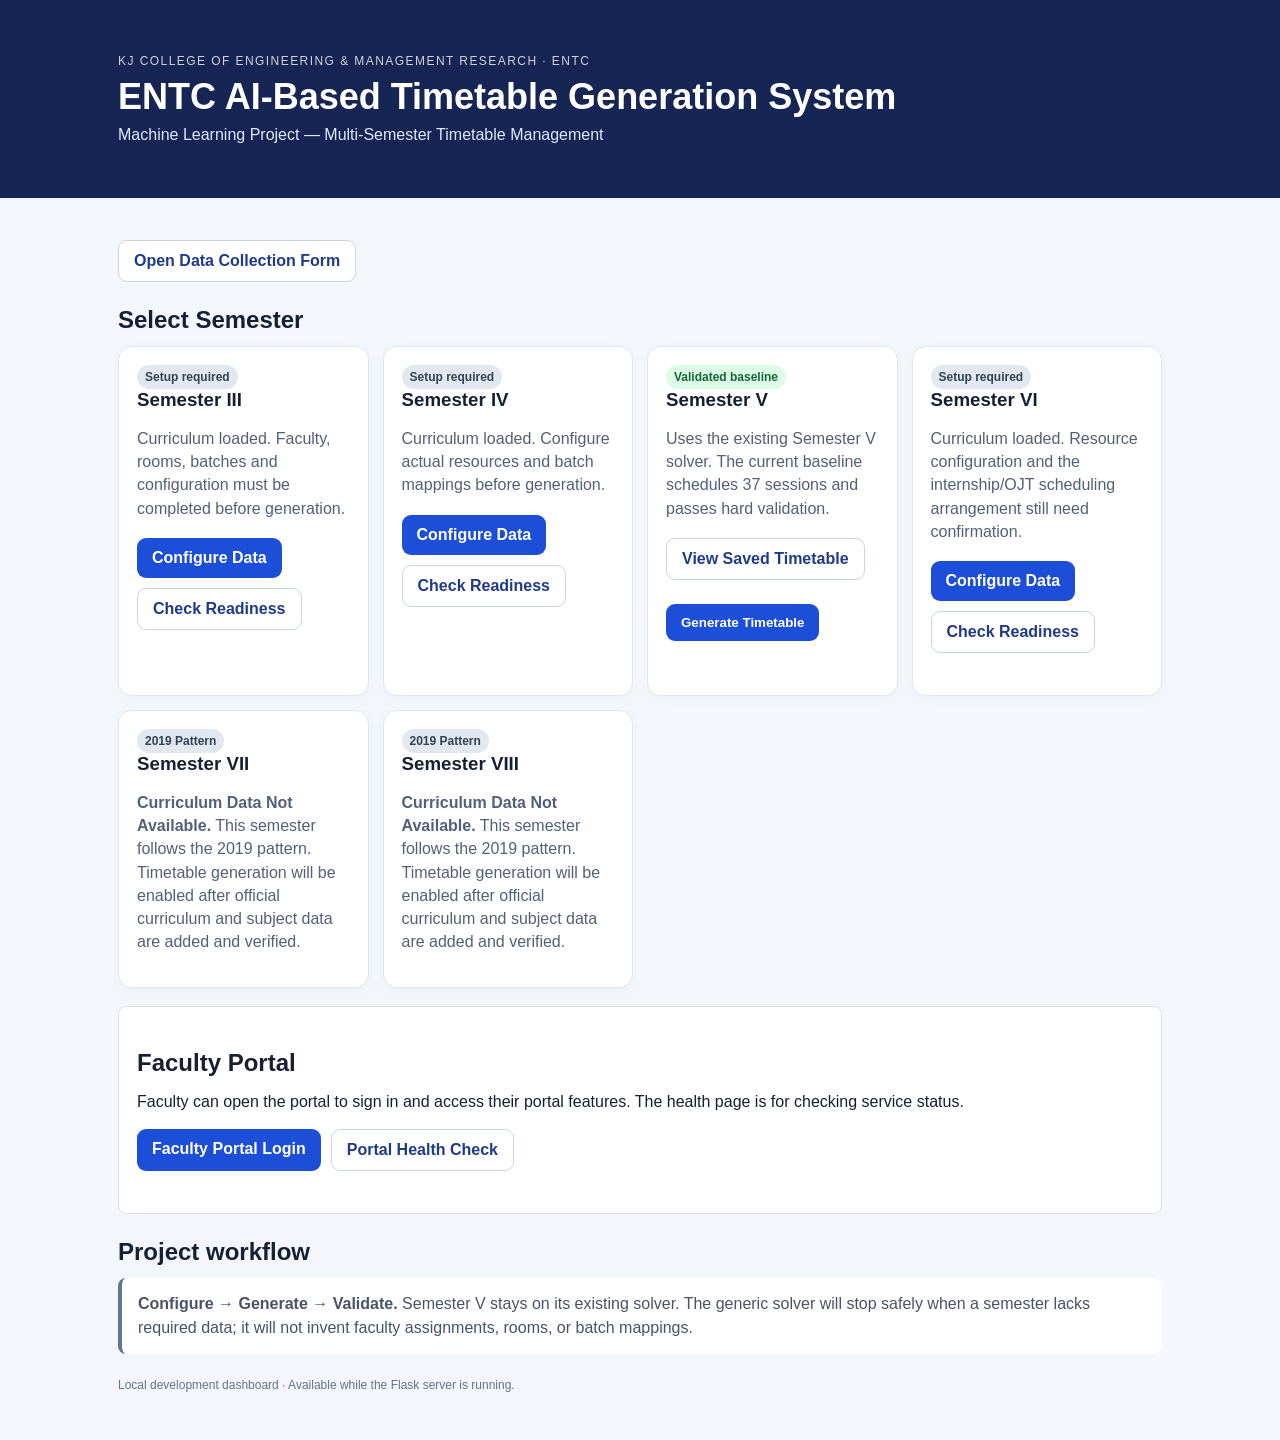
<file: web_form/templates/dashboard.html>
<!DOCTYPE html>
<html lang="en">
<head>
<meta charset="utf-8"><meta name="viewport" content="width=device-width, initial-scale=1">
<title>ENTC AI-Based Timetable Generation System</title>
<style>
:root{font-family:Inter,Segoe UI,Arial,sans-serif;color:#172033;background:#f3f6fb}*{box-sizing:border-box}body{margin:0}.top{background:#172554;color:#fff;padding:30px 20px}.wrap{max-width:1080px;margin:auto;padding:24px 18px}.eyebrow{font-size:12px;letter-spacing:.12em;text-transform:uppercase;opacity:.8}.top h1{margin:8px 0;font-size:clamp(24px,4vw,36px)}.top p{margin:0;color:#dbeafe}.actions{display:flex;flex-wrap:wrap;gap:10px;margin:18px 0 24px}.btn{display:inline-block;text-decoration:none;border:0;border-radius:9px;padding:11px 15px;background:#1d4ed8;color:#fff;font-weight:650;cursor:pointer}.btn.secondary{background:#fff;color:#1e3a8a;border:1px solid #cbd5e1}.section-title{margin:24px 0 12px}.grid{display:grid;grid-template-columns:repeat(auto-fit,minmax(230px,1fr));gap:14px}.card{background:#fff;border:1px solid #e1e7f0;border-radius:14px;padding:18px;box-shadow:0 3px 12px #0f172a08}.card h3{margin:0 0 6px}.status{font-size:12px;font-weight:700;display:inline-block;padding:5px 8px;border-radius:999px;background:#e2e8f0;color:#334155}.status.ready{background:#dcfce7;color:#166534}.card p{color:#526078;line-height:1.45;min-height:40px}.card form{margin-top:14px}.note{border-left:4px solid #64748b;background:#fff;padding:14px 16px;border-radius:8px;color:#46536a;line-height:1.5}.foot{font-size:12px;color:#64748b;margin:24px 0}
</style></head><body>
<header class="top"><div class="wrap"><div class="eyebrow">KJ College of Engineering & Management Research · ENTC</div><h1>ENTC AI-Based Timetable Generation System</h1><p>Machine Learning Project — Multi-Semester Timetable Management</p></div></header>
<main class="wrap">
<div class="actions"><a class="btn secondary" href="/data-form">Open Data Collection Form</a></div>
<h2 class="section-title">Select Semester</h2>
<div class="grid">
<article class="card"><span class="status">Setup required</span><h3>Semester III</h3><p>Curriculum loaded. Faculty, rooms, batches and configuration must be completed before generation.</p><div class="actions"><a class="btn" href="/semester/3/configure">Configure Data</a><a class="btn secondary" href="/semester/3/readiness">Check Readiness</a></div></article>
<article class="card"><span class="status">Setup required</span><h3>Semester IV</h3><p>Curriculum loaded. Configure actual resources and batch mappings before generation.</p><div class="actions"><a class="btn" href="/semester/4/configure">Configure Data</a><a class="btn secondary" href="/semester/4/readiness">Check Readiness</a></div></article>
<article class="card"><span class="status ready">Validated baseline</span><h3>Semester V</h3><p>Uses the existing Semester V solver. The current baseline schedules 37 sessions and passes hard validation.</p><div class="actions"><a class="btn secondary" href="/semester/5/saved">View Saved Timetable</a><form method="post" action="/generate/5"><button class="btn" type="submit">Generate Timetable</button></form></div></article>
<article class="card"><span class="status">Setup required</span><h3>Semester VI</h3><p>Curriculum loaded. Resource configuration and the internship/OJT scheduling arrangement still need confirmation.</p><div class="actions"><a class="btn" href="/semester/6/configure">Configure Data</a><a class="btn secondary" href="/semester/6/readiness">Check Readiness</a></div></article>
<article class="card"><span class="status">2019 Pattern</span><h3>Semester VII</h3><p><strong>Curriculum Data Not Available.</strong> This semester follows the 2019 pattern. Timetable generation will be enabled after official curriculum and subject data are added and verified.</p></article>
<article class="card"><span class="status">2019 Pattern</span><h3>Semester VIII</h3><p><strong>Curriculum Data Not Available.</strong> This semester follows the 2019 pattern. Timetable generation will be enabled after official curriculum and subject data are added and verified.</p></article>
</div>
<div class="portal-links" style="margin:18px 0;padding:18px;background:#fff;border:1px solid #d9e1ea;border-radius:8px;">
<h2 class="section-title">Faculty Portal</h2>
<p>Faculty can open the portal to sign in and access their portal features. The health page is for checking service status.</p>
<div class="actions">
<a class="btn" href="/portal/login">Faculty Portal Login</a>
<a class="btn secondary" href="/portal/health">Portal Health Check</a>
</div>
</div>
<h2 class="section-title">Project workflow</h2><div class="note"><strong>Configure → Generate → Validate.</strong> Semester V stays on its existing solver. The generic solver will stop safely when a semester lacks required data; it will not invent faculty assignments, rooms, or batch mappings.</div>
<p class="foot">Local development dashboard · Available while the Flask server is running.</p>
</main></body></html>
</file>
